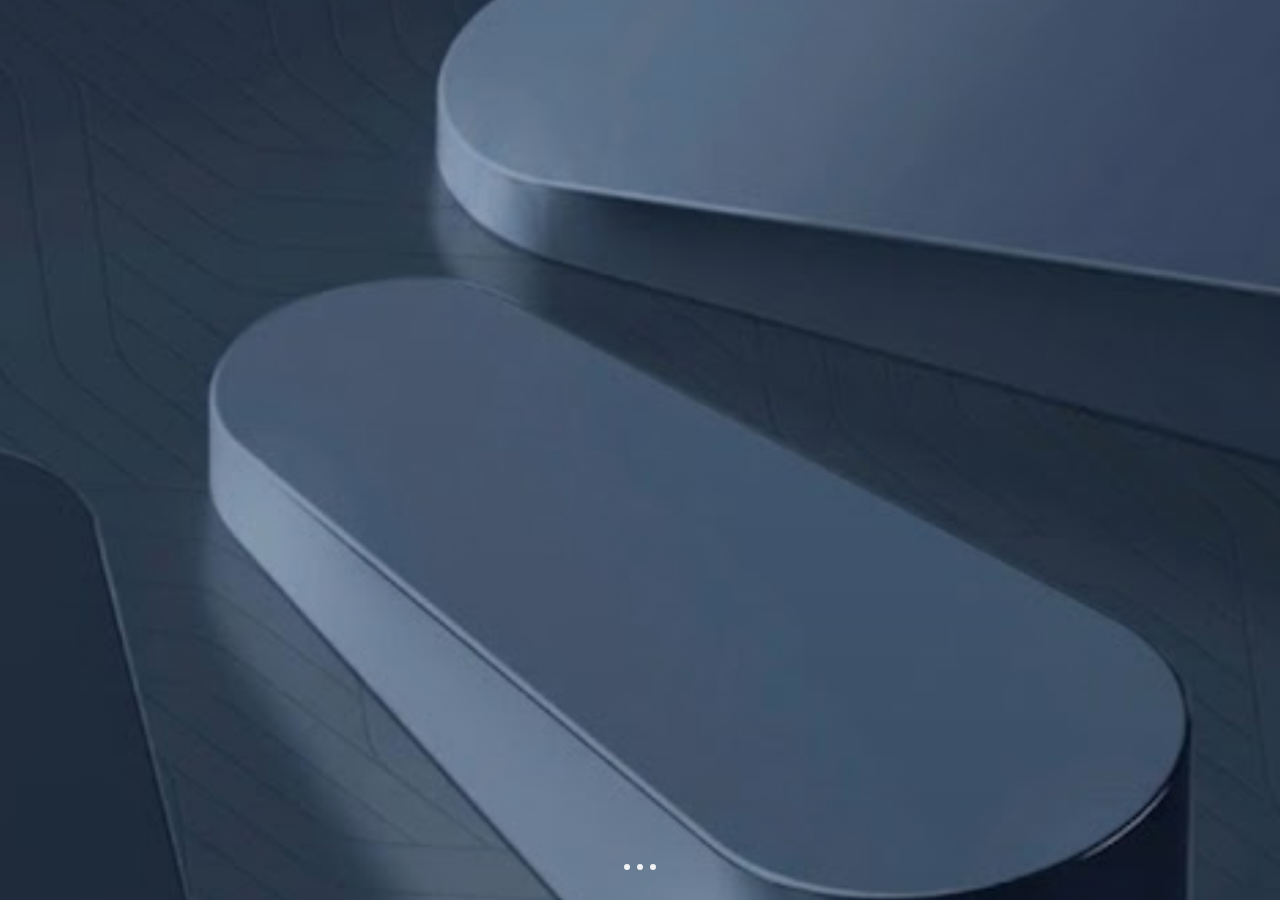
<file: index.html>
<!DOCTYPE html>
<html lang="vi">

<head>
    <meta charset="UTF-8">

    <meta
        name="viewport"
        content="width=device-width, initial-scale=1.0, maximum-scale=1.0, user-scalable=no, viewport-fit=cover"
    >

    <meta name="theme-color" content="#17283b">

    <!-- Android / PWA -->
    <link rel="manifest" href="./manifest.json">

    <link
        rel="apple-touch-icon"
        sizes="180x180"
        href="./img/app-icon-512.png"
    >
    
    <meta
        name="apple-mobile-web-app-capable"
        content="yes"
    >
    
    <meta
        name="apple-mobile-web-app-status-bar-style"
        content="default"
    >
    
    <meta
        name="apple-mobile-web-app-title"
        content="MB"
    >
    
    <meta
        name="theme-color"
        content="#17283b"
    >
    <!-- Boxicons -->
    <link
        href="https://unpkg.com/boxicons@2.1.4/css/boxicons.min.css"
        rel="stylesheet"
    >

    <title>MB Priority</title>

    <link rel="stylesheet" href="./css/index.css">
</head>

<body>

    <main
        class="splash-page"
        id="splashPage"
        aria-label="Màn hình khởi động MB Priority"
    >
        <img
            src="./img/mb_priority_background.png"
            alt=""
            class="splash-background"
            draggable="false"
        >

        <div
            class="splash-overlay"
            aria-hidden="true"
        ></div>

        <div
            class="splash-loader"
            aria-label="Đang tải ứng dụng"
        >
            <span></span>
            <span></span>
            <span></span>
        </div>
    </main>

    <script src="./js/index.js"></script>
</body>

</html>
</file>
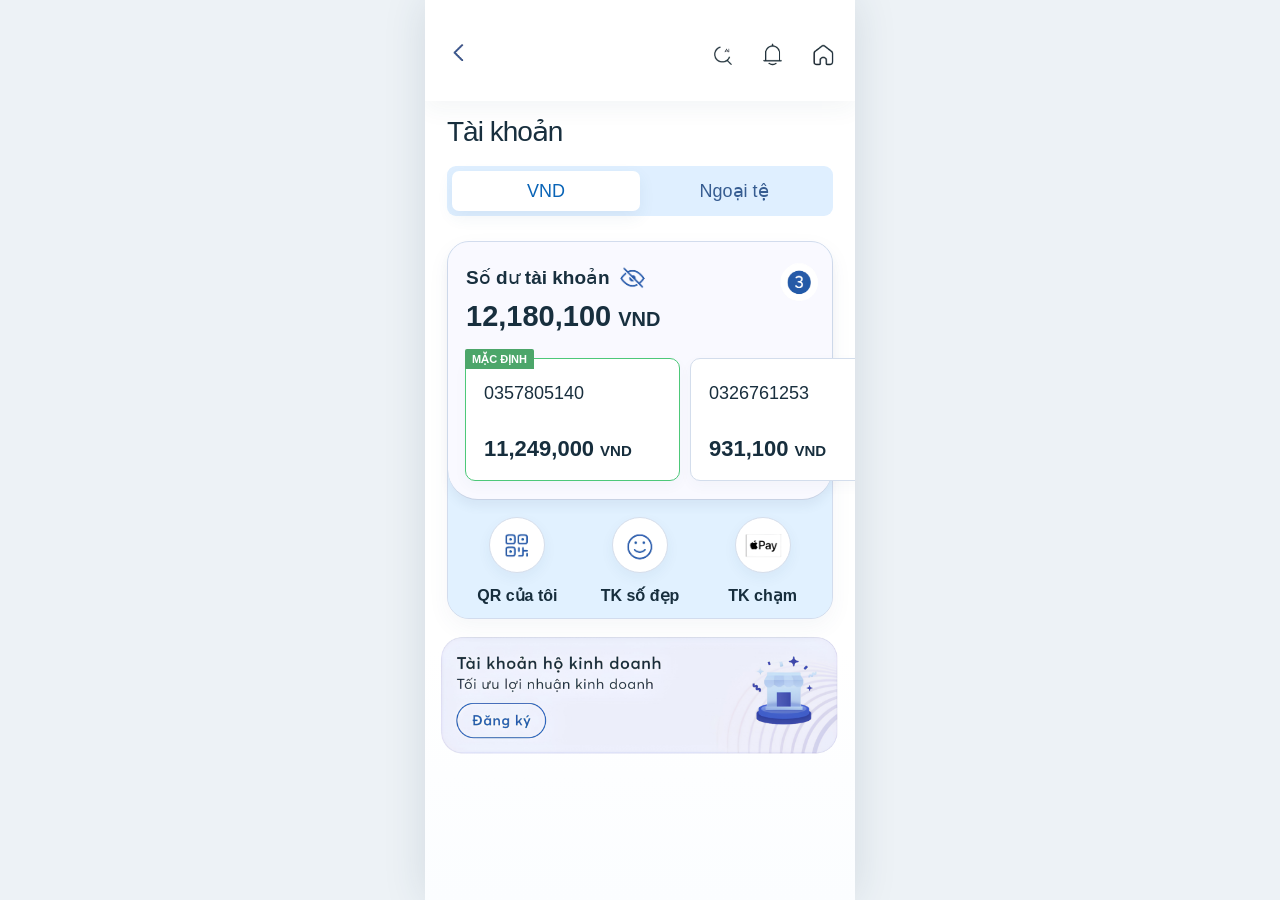
<file: account.html>
<!DOCTYPE html>
<html lang="vi">

<head>
    <meta charset="UTF-8">

    <meta
        name="viewport"
        content="width=device-width, initial-scale=1.0, maximum-scale=1.0, user-scalable=no, viewport-fit=cover"
    >

    <meta name="theme-color" content="#ffffff">

    <!-- Android / PWA -->
    <link rel="manifest" href="./manifest.json">

    <!-- iPhone / iPad -->
    <meta name="apple-mobile-web-app-capable" content="yes">

    <meta
        name="apple-mobile-web-app-status-bar-style"
        content="default"
    >

    <meta name="apple-mobile-web-app-title" content="MB Priority">

  <link
    rel="apple-touch-icon"
    sizes="180x180"
    href="./img/app-icon-full.png"
>

    <!-- Boxicons -->
    <link
        href="https://unpkg.com/boxicons@2.1.4/css/boxicons.min.css"
        rel="stylesheet"
    >

    <title>Tài khoản</title>

    <link rel="stylesheet" href="./css/account.css">
</head>

<body>

    <main class="account-page">

        <!-- =================================================
             HEADER
        ================================================== -->
    <header class="account-header">

    <button
        type="button"
        class="header-back-button"
        id="backButton"
        aria-label="Quay lại"
    >
        <span class="header-back-icon-box">

            <img
                src="./img/icon-back.png"
                alt=""
                class="header-back-icon-img"
            >

        </span>
    </button>


    <nav
        class="account-header-actions"
        aria-label="Tiện ích"
    >
        <button
            type="button"
            class="account-header-button"
            id="homeButton"
            aria-label="Trang chủ"
        >

            <span class="header-home-icon-box">

                <img
                    src="./img/icon-total.png"
                    alt=""
                    class="header-home-icon-img"
                >

            </span>

        </button>

    </nav>

</header>


        <!-- =================================================
             NỘI DUNG
        ================================================== -->
        <section class="account-content">

            <h1 class="account-title">Tài khoản</h1>


            <!-- Tab loại tiền -->
            <div
                class="currency-tabs"
                role="tablist"
                aria-label="Chọn loại tài khoản"
            >
                <button
                    type="button"
                    class="currency-tab is-active"
                    id="vndTab"
                    role="tab"
                    aria-selected="true"
                    data-currency="vnd"
                >
                    VND
                </button>

                <button
                    type="button"
                    class="currency-tab"
                    id="foreignTab"
                    role="tab"
                    aria-selected="false"
                    data-currency="foreign"
                >
                    Ngoại tệ
                </button>
            </div>


            <!-- =================================================
                 KHỐI TÀI KHOẢN VND
            ================================================== -->
            <section
                class="currency-panel is-active"
                id="vndPanel"
                data-panel="vnd"
            >

                <article class="account-summary-card">

                    <!-- Tổng số dư -->
                  <div class="summary-header">

    <div class="summary-title-row">

        <h2>Số dư tài khoản</h2>

        <button
            type="button"
            class="balance-toggle-button"
            id="accountBalanceToggle"
            aria-label="Ẩn số dư"
        >

            <span class="balance-toggle-icon-box">

               <img
    src="./img/icon-hide.png"
    alt=""
    class="balance-toggle-icon-img"
    id="accountBalanceToggleIcon"
>

            </span>

        </button>

    </div>


    <button
        type="button"
        class="account-count-button"
        aria-label="Có 3 tài khoản"
    >

        <span class="account-count-icon-box">

            <img
                src="./img/icon-account-count.png"
                alt=""
                class="account-count-icon-img"
            >

        </span>

    </button>

</div>

                    <div
                        class="total-account-balance"
                        aria-live="polite"
                    >
                        <strong id="accountTotalBalance">
                            12,180,100
                        </strong>

                        <span>VND</span>
                    </div>


                    <!-- Slider tài khoản -->
                    <div
                        class="account-cards-viewport"
                        id="accountCardsViewport"
                    >
                        <div
                            class="account-cards-track"
                            id="accountCardsTrack"
                        >

                            <!-- Tài khoản mặc định -->
                            <article
                                class="bank-account-card is-default"
                                tabindex="0"
                                data-account="./transaction.html"
                            >
                                <span class="default-label">
                                    MẶC ĐỊNH
                                </span>

                                <p class="account-number">
                                    0357805140
                                </p>

                                <div class="account-card-balance">
                                    <strong
                                        class="account-balance-value"
                                        data-balance="11,249,000"
                                    >
                                        11,249,000
                                    </strong>

                                    <span>VND</span>
                                </div>
                            </article>


                            <!-- Tài khoản thứ hai -->
                            <article
                                class="bank-account-card"
                                tabindex="0"
                                data-account="./transaction.html"
                            >
                                <p class="account-number">  
                                    0326761253
                                </p>

                                <div class="account-card-balance">
                                    <strong
                                        class="account-balance-value"
                                        data-balance="931,100"
                                    >
                                        12334
                                    </strong>

                                    <span>VND</span>
                                </div>
                            </article>


                            <!-- Tài khoản thứ ba -->
                            <article
                                class="bank-account-card"
                                tabindex="0"
                                data-account="./transaction.html"
                            >
                                <p class="account-number">
                                    686899999
                                </p>

                                <div class="account-card-balance">
                                    <strong
                                        class="account-balance-value"
                                        data-balance="0"
                                    >
                                        0
                                    </strong>

                                    <span>VND</span>
                                </div>
                            </article>

                        </div>
                    </div>


                    <!-- Tiện ích tài khoản -->
                  <nav
    class="account-tools"
    aria-label="Tiện ích tài khoản"
>

    <!-- QR của tôi -->
    <button
        type="button"
        class="account-tool-item"
    >
        <span class="account-tool-icon">
            <span class="tool-qr-icon-box">
                <img
                    src="./img/icon-myqr.png"
                    alt="QR của tôi"
                    class="tool-qr-icon-img"
                >
            </span>
        </span>

        <span>QR của tôi</span>
    </button>


    <!-- TK số đẹp -->
    <button
        type="button"
        class="account-tool-item"
    >
        <span class="account-tool-icon">
            <span class="tool-beauty-icon-box">
                <img
                    src="./img/icon-beauty-account.png"
                    alt="TK số đẹp"
                    class="tool-beauty-icon-img"
                >
            </span>
        </span>

        <span>TK số đẹp</span>
    </button>


    <!-- TK chạm -->
    <button
        type="button"
        class="account-tool-item"
    >
        <span class="account-tool-icon">
            <span class="tool-pay-icon-box">
                <img
                    src="./img/icon-touch-pay.png"
                    alt="TK chạm"
                    class="tool-pay-icon-img"
                >
            </span>
        </span>

        <span>TK chạm</span>
    </button>

</nav>

                </article>


                <!-- Banner đăng ký hộ kinh doanh -->
              <article class="business-account-card">

    <!-- <div class="business-card-content">

        <h2>Tài khoản hộ kinh doanh</h2>

        <p>Tối ưu lợi nhuận kinh doanh</p>

        <button
            type="button"
            class="business-register-button"
        >
            Đăng ký
        </button>

    </div> -->

    <div
        class="business-image-box"
        aria-hidden="true"
    >

        <img
            src="./img/business-banner.png"
            alt=""
            class="business-image-img"
        >

    </div>

</article>

            </section>


            <!-- =================================================
                 KHỐI NGOẠI TỆ
            ================================================== -->
            <section
                class="currency-panel"
                id="foreignPanel"
                data-panel="foreign"
            >
                <article class="empty-currency-card">

                    <span class="empty-currency-icon">
                        <i class="bx bx-wallet"></i>
                    </span>

                    <h2>Chưa có tài khoản ngoại tệ</h2>

                    <p>
                        Mở tài khoản ngoại tệ để quản lý giao dịch
                        quốc tế thuận tiện hơn.
                    </p>

                    <button type="button">
                        Mở tài khoản
                    </button>

                </article>
            </section>

        </section>

    </main>

    <script src="./js/account.js"></script>
</body>

</html>
</file>
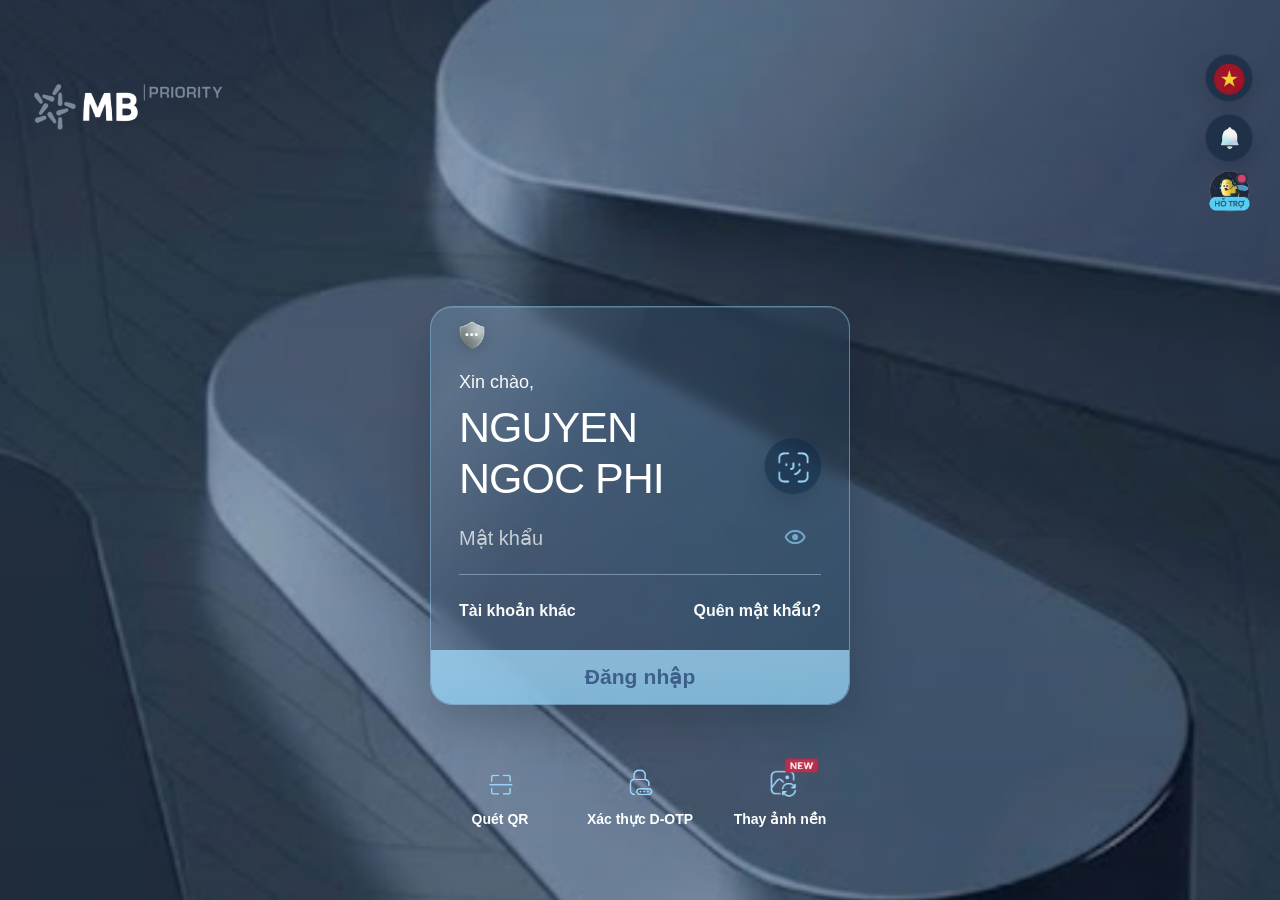
<file: login.html>
<!DOCTYPE html>
<html lang="vi">

<head>
    <meta charset="UTF-8">

    <meta
        name="viewport"
        content="width=device-width, initial-scale=1.0, maximum-scale=1.0, user-scalable=no, viewport-fit=cover"
    >

    <meta name="theme-color" content="#17283b">

    <!-- Android / PWA -->
    <link rel="manifest" href="./manifest.json">

    <!-- iPhone / iPad -->
    <meta name="apple-mobile-web-app-capable" content="yes">

    <meta
        name="apple-mobile-web-app-status-bar-style"
        content="black-translucent"
    >

    <meta name="apple-mobile-web-app-title" content="MB Priority">
<link
    rel="apple-touch-icon"
    sizes="180x180"
    href="./img/app-icon-full.png"
>

    <!-- Boxicons -->
    <link
        href="https://unpkg.com/boxicons@2.1.4/css/boxicons.min.css"
        rel="stylesheet"
    >

    <title>Đăng nhập</title>

    <link rel="stylesheet" href="./css/login.css">
</head>

<body>

    <main class="login-page">

        <!-- Ảnh nền -->
        <img
            src="./img/mb_priority_background.png"
            alt=""
            class="login-background"
            draggable="false"
        >

        <!-- Lớp phủ nền -->
        <div
            class="login-background-overlay"
            aria-hidden="true"
        ></div>


        <!-- Header -->
      <header class="login-header">

    <a
        href="./index.html"
        class="priority-brand"
        aria-label="MB Priority"
    >
        <img
            src="./img/priority-logo.png"
            alt="MB Priority"
            class="priority-brand-image"
        >
    </a>

    <nav
        class="header-actions"
        aria-label="Tiện ích"
    >

        <button
            type="button"
            class="language-button"
            aria-label="Ngôn ngữ"
        >
            <img
                src="./img/vietnam-flag.png"
                alt="Tiếng Việt"
                class="language-icon-img"
            >
        </button>

        <button
            type="button"
            class="notification-button"
            aria-label="Thông báo"
        >
            <img
                src="./img/bell.png"
                alt="Thông báo"
                class="notification-icon-img"
            >
        </button>

        <button
            type="button"
            class="support-button"
            aria-label="Hỗ trợ"
        >
            <img
                src="./img/support.png"
                alt="Hỗ trợ"
                class="support-icon-img"
            >
        </button>

    </nav>

</header>


        <!-- Khung đăng nhập -->
        <section
            class="login-card"
            aria-labelledby="loginGreeting"
        >

            <div class="login-card-content">

                <!-- Biểu tượng bảo mật -->
              <div class="security-icon">

    <img
        src="./img/security.png"
        alt="Bảo mật"
        class="security-icon-img"
    >

</div>


                <!-- Thông tin khách hàng -->
                <div class="customer-information">

                    <p
                        class="login-greeting"
                        id="loginGreeting"
                    >
                        Xin chào,
                    </p>

                    <h1 class="customer-name">
                        <span>NGUYEN</span>
                        <span>NGOC PHI</span>
                    </h1>

                </div>


                <!-- Face ID -->
                <button
                    type="button"
                    class="face-id-button"
                    aria-label="Đăng nhập bằng Face ID"
                >
                    <div class="scan-icon-box">

    <img
        src="./img/scan.png"
        alt="Quét"
        class="scan-icon-img"
    >

</div>
                </button>


                <!-- Mật khẩu -->
          <!-- Mật khẩu -->
<!-- Mật khẩu -->
<div
    class="password-area"
    id="passwordArea"
    aria-label="Mật khẩu gồm 9 ký tự"
>
    <span
        class="password-placeholder"
        id="passwordPlaceholder"
    >
        Mật khẩu
    </span>

    <div
        class="password-dots"
        id="passwordDots"
        aria-hidden="true"
    >
        <span></span>
        <span></span>
        <span></span>
        <span></span>
        <span></span>
        <span></span>
        <span></span>
        <span></span>
        <span></span>
    </div>

    <button
        type="button"
        class="password-toggle"
        id="passwordToggle"
        aria-label="Hiện mật khẩu"
    >
        <i class="bx bx-show"></i>
    </button>
</div>

                <!-- Liên kết tài khoản -->
                <div class="login-options">

                    <button
                        type="button"
                        class="login-option-button"
                    >
                        Tài khoản khác
                    </button>

                    <button
                        type="button"
                        class="login-option-button"
                    >
                        Quên mật khẩu?
                    </button>

                </div>

            </div>


            <!-- Nút đăng nhập -->
            <button
                type="button"
                class="login-submit-button"
                id="loginButton"
            >
                <span>Đăng nhập</span>

                <span
                    class="login-button-loader"
                    aria-hidden="true"
                ></span>
            </button>

        </section>


        <!-- Tiện ích phía dưới -->
       <nav
    class="bottom-services"
    aria-label="Dịch vụ nhanh"
>

    <!-- Quét QR -->
    <button
        type="button"
        class="service-item service-qr"
    >
        <span class="service-icon-box qr-icon-box">
            <img
                src="./img/qr-service.png"
                alt=""
                class="qr-service-img"
            >
        </span>

        <span class="service-label">
            Quét QR
        </span>
    </button>


    <!-- Xác thực D-OTP -->
    <button
        type="button"
        class="service-item service-otp"
    >
        <span class="service-icon-box otp-icon-box">
            <img
                src="./img/otp-service.png"
                alt=""
                class="otp-service-img"
            >
        </span>

        <span class="service-label">
            Xác thực D-OTP
        </span>
    </button>


    <!-- Thay ảnh nền -->
    <button
        type="button"
        class="service-item service-background"
    >
        <span class="service-icon-box background-icon-box">

            <img
                src="./img/background-service.png"
                alt=""
                class="background-service-img"
            >

            <!-- <small class="service-new-badge">
                NEW
            </small> -->

        </span>

        <span class="service-label">
            Thay ảnh nền
        </span>
    </button>

</nav>


        <!-- Kéo lên -->
      <button
    type="button"
    class="expand-button"
    aria-label="Mở rộng"
>
    <span class="expand-icon-box">
        <img
            src="./img/expand.png"
            alt=""
            class="expand-icon-img"
        >
    </span>
</button>
    </main>

    <script src="./js/login.js"></script>
</body>

</html>
</file>
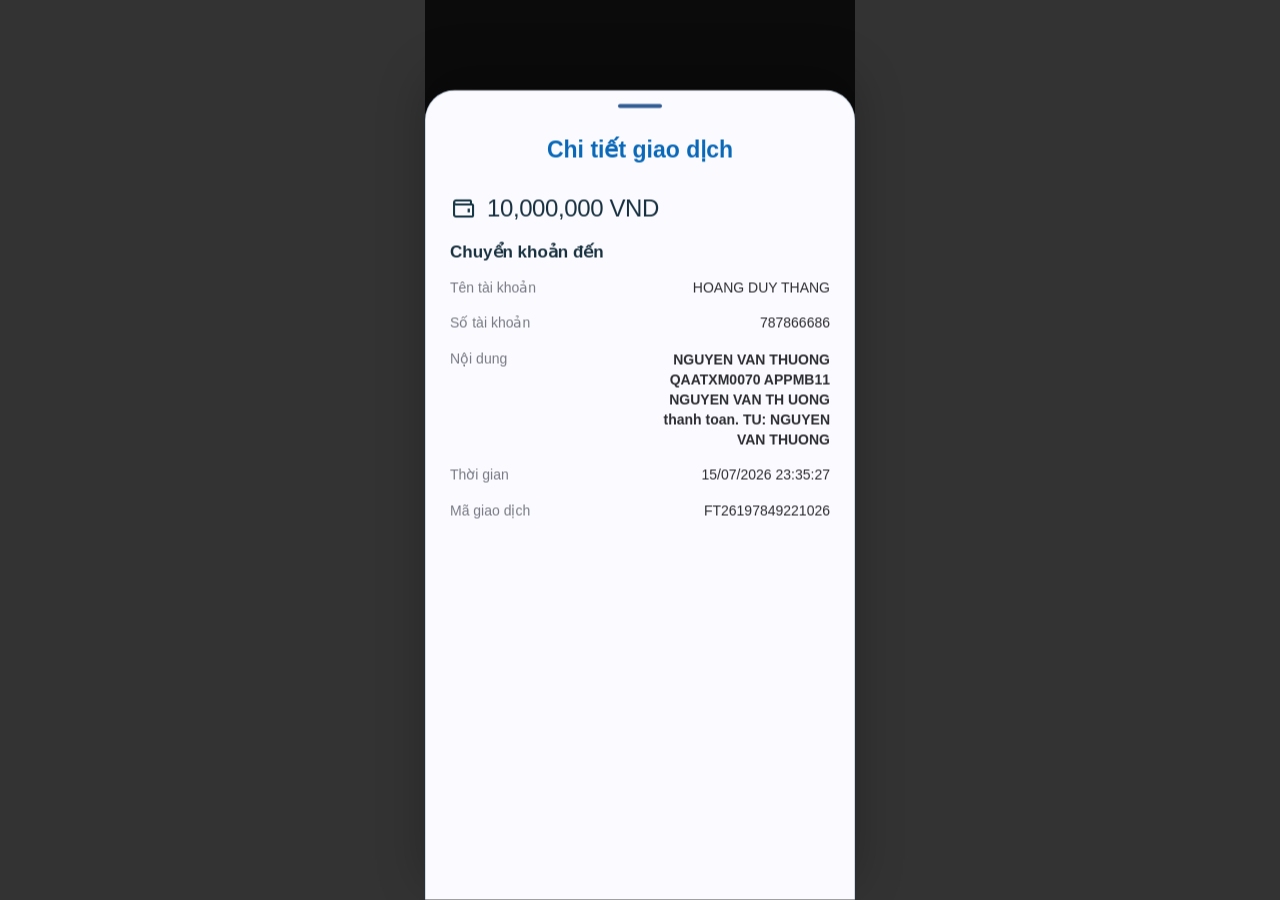
<file: transaction-001.html>
<!DOCTYPE html>
<html lang="vi">

<head>
    <meta charset="UTF-8">

    <meta
        name="viewport"
        content="width=device-width, initial-scale=1.0, maximum-scale=1.0, user-scalable=no, viewport-fit=cover"
    >

    <meta name="theme-color" content="#333333">

    <!-- Android / PWA -->
    <link rel="manifest" href="./manifest.json">

    <!-- iPhone / iPad -->
    <meta name="apple-mobile-web-app-capable" content="yes">

    <meta
        name="apple-mobile-web-app-status-bar-style"
        content="black-translucent"
    >

    <meta
        name="apple-mobile-web-app-title"
        content="MB Priority"
    >
<link
    rel="apple-touch-icon"
    sizes="180x180"
    href="./img/app-icon-full.png"
>
    <!-- Boxicons -->
    <link
        href="https://unpkg.com/boxicons@2.1.4/css/boxicons.min.css"
        rel="stylesheet"
    >

    <title>Chi tiết giao dịch</title>

    <link
        rel="stylesheet"
        href="./css/transaction-001.css"
    >
</head>

<body>

    <main class="bill-detail-page">

        <!-- Nền tối -->
        <button
            type="button"
            class="bill-overlay"
            id="billOverlay"
            aria-label="Đóng chi tiết giao dịch"
        ></button>


        <!-- Bottom sheet -->
        <section
            class="bill-sheet"
            id="billSheet"
            role="dialog"
            aria-modal="true"
            aria-labelledby="billTitle"
        >

            <!-- Thanh kéo -->
            <div
                class="bill-drag-area"
                id="billDragArea"
            >
                <span
                    class="bill-handle"
                    aria-hidden="true"
                ></span>
            </div>


            <div class="bill-sheet-content">

                <!-- Tiêu đề -->
                <h1
                    class="bill-title"
                    id="billTitle"
                >
                    Chi tiết giao dịch
                </h1>


                <!-- Số tiền -->
                <div class="bill-amount">

                    <span
                        class="bill-amount-icon"
                        aria-hidden="true"
                    >
                        <i class="bx bx-wallet"></i>
                    </span>

                    <strong>10,000,000 VND</strong>

                </div>


                <!-- Loại giao dịch -->
                <h2 class="bill-transfer-title">
                    Chuyển khoản đến
                </h2>


                <!-- Thông tin -->
                <section class="bill-information">

                    <div class="bill-row">

                        <span class="bill-label">
                            Tên tài khoản
                        </span>

                        <strong class="bill-value">
                            HOANG DUY THANG
                        </strong>

                    </div>


                    <div class="bill-row">

                        <span class="bill-label">
                            Số tài khoản
                        </span>

                        <strong class="bill-value">
                            787866686
                        </strong>

                    </div>


                    <div class="bill-row bill-content-row">

                        <span class="bill-label">
                            Nội dung
                        </span>

                        <strong class="bill-value">
                            NGUYEN VAN THUONG<br>
                            QAATXM0070 APPMB11<br>
                            NGUYEN VAN TH UONG<br>
                            thanh toan. TU: NGUYEN<br>
                            VAN THUONG
                        </strong>

                    </div>


                    <div class="bill-row">

                        <span class="bill-label">
                            Thời gian
                        </span>

                        <strong class="bill-value">
                            15/07/2026 23:35:27
                        </strong>

                    </div>


                    <div class="bill-row">

                        <span class="bill-label">
                            Mã giao dịch
                        </span>

                        <strong class="bill-value">
                            FT26197849221026
                        </strong>

                    </div>

                </section>

            </div>

        </section>

    </main>

    <script src="./js/transaction-001.js"></script>
</body>

</html>
</file>
<file: css/index.css>
/* =========================================================
   RESET
========================================================= */

*,
*::before,
*::after {
    box-sizing: border-box;
}

html,
body {
    width: 100%;
    min-width: 100%;
    height: 100%;
    min-height: 100%;
    margin: 0;
    padding: 0;
}

html {
    background: #17283b;

    -webkit-text-size-adjust: 100%;
    text-size-adjust: 100%;
}

body {
    position: fixed;
    inset: 0;

    overflow: hidden;

    background: #17283b;

    font-family:
        -apple-system,
        BlinkMacSystemFont,
        "SF Pro Display",
        "SF Pro Text",
        "Segoe UI",
        sans-serif;

    -webkit-font-smoothing: antialiased;
    -moz-osx-font-smoothing: grayscale;

    overscroll-behavior: none;
}


/* =========================================================
   SPLASH PAGE
========================================================= */

.splash-page {
    position: fixed;
    inset: 0;
    z-index: 1;

    width: 100%;
    height: 100%;
    min-height: 100vh;
    min-height: 100dvh;

    overflow: hidden;
    isolation: isolate;

    background: #17283b;
}


/* =========================================================
   BACKGROUND
========================================================= */

.splash-background {
    position: absolute;
    top: 50%;
    left: 50%;
    z-index: 1;

    width: 100%;
    height: 100%;

    display: block;

    object-fit: cover;
    object-position: center center;

    transform:
        translate(-50%, -50%)
        scale(1.01);

    pointer-events: none;
    user-select: none;

    -webkit-user-drag: none;

    animation: splashBackgroundShow 900ms ease-out both;
}


/* =========================================================
   OVERLAY
========================================================= */

.splash-overlay {
    position: absolute;
    inset: 0;
    z-index: 2;

    pointer-events: none;

    background:
        linear-gradient(
            180deg,
            rgba(5, 15, 29, 0.07) 0%,
            rgba(5, 15, 29, 0) 30%,
            rgba(5, 15, 29, 0.12) 100%
        );
}


/* =========================================================
   LOADER
========================================================= */

.splash-loader {
    position: absolute;
    left: 50%;
    bottom: max(
        30px,
        calc(env(safe-area-inset-bottom) + 18px)
    );
    z-index: 3;

    display: flex;
    align-items: center;
    justify-content: center;
    gap: 7px;

    transform: translateX(-50%);

    opacity: 0;

    animation: splashLoaderShow 450ms ease 900ms forwards;
}

.splash-loader span {
    width: 6px;
    height: 6px;

    display: block;

    border-radius: 50%;

    background: rgba(255, 255, 255, 0.9);

    animation: splashDot 1.1s ease-in-out infinite;
}

.splash-loader span:nth-child(2) {
    animation-delay: 150ms;
}

.splash-loader span:nth-child(3) {
    animation-delay: 300ms;
}


/* =========================================================
   LEAVING STATE
========================================================= */

.splash-page.is-leaving {
    pointer-events: none;

    animation: splashPageLeave 450ms ease forwards;
}


/* =========================================================
   ANIMATIONS
========================================================= */

@keyframes splashBackgroundShow {
    from {
        opacity: 0;

        transform:
            translate(-50%, -50%)
            scale(1.05);
    }

    to {
        opacity: 1;

        transform:
            translate(-50%, -50%)
            scale(1.01);
    }
}

@keyframes splashLoaderShow {
    from {
        opacity: 0;

        transform:
            translateX(-50%)
            translateY(7px);
    }

    to {
        opacity: 1;

        transform:
            translateX(-50%)
            translateY(0);
    }
}

@keyframes splashDot {
    0%,
    60%,
    100% {
        opacity: 0.35;
        transform: translateY(0);
    }

    30% {
        opacity: 1;
        transform: translateY(-4px);
    }
}

@keyframes splashPageLeave {
    from {
        opacity: 1;
        transform: scale(1);
    }

    to {
        opacity: 0;
        transform: scale(1.02);
    }
}


/* =========================================================
   REDUCE MOTION
========================================================= */

@media (prefers-reduced-motion: reduce) {
    .splash-background,
    .splash-loader,
    .splash-loader span,
    .splash-page.is-leaving {
        animation: none;
    }

    .splash-loader {
        opacity: 1;
    }
}
</file>
<file: css/account.css>
/* =========================================================
   RESET
========================================================= */

*,
*::before,
*::after {
    box-sizing: border-box;
}

:root {
    --white: #ffffff;

    --page-background: #ffffff;

    --text-main: #182f3e;
    --text-secondary: #345d91;

    --blue: #0765bd;
    --blue-dark: #145da6;
    --blue-light: #dfeffd;
    --blue-soft: #eef7ff;

    --card-border: #d4deef;
    --green: #4cc77c;

    --safe-top: env(safe-area-inset-top, 0px);
    --safe-bottom: env(safe-area-inset-bottom, 0px);
}

html {
    width: 100%;
    min-height: 100%;

    background: var(--page-background);

    -webkit-text-size-adjust: 100%;
    text-size-adjust: 100%;
}

body {
    width: 100%;
    min-height: 100%;
    margin: 0;

    overflow-x: hidden;

    color: var(--text-main);
    background: var(--page-background);

    font-family:
        -apple-system,
        BlinkMacSystemFont,
        "SF Pro Display",
        "SF Pro Text",
        "Segoe UI",
        sans-serif;

    -webkit-font-smoothing: antialiased;
    -moz-osx-font-smoothing: grayscale;

    overscroll-behavior-y: none;
}

button {
    margin: 0;
    padding: 0;

    border: 0;
    outline: 0;

    color: inherit;
    background: transparent;

    font: inherit;
    cursor: pointer;

    -webkit-tap-highlight-color: transparent;
}


/* =========================================================
   PAGE
========================================================= */

.account-page {
    position: relative;

    width: 100%;
    min-height: 100vh;
    min-height: 100dvh;

    overflow-x: hidden;

    background:
        linear-gradient(
            180deg,
            #ffffff 0%,
            #ffffff 72%,
            #fbfdff 100%
        );
}

/* =========================================================
   HEADER
========================================================= */

.account-header{

    position: sticky;
    top: 0;
    z-index: 50;

   min-height: calc(100px + var(--safe-top));

    display: flex;
    align-items: flex-end;
    justify-content: space-between;

    padding-top: calc(var(--safe-top) + 25px);
    padding-right: 25px;
    padding-bottom: 34px;
    padding-left: 25px;

    background: rgba(255,255,255,.96);

    box-shadow: 0 8px 22px rgba(31,69,98,.05);

    backdrop-filter: blur(18px);
    -webkit-backdrop-filter: blur(18px);
}

.header-back-button,
.account-header-button {
    display: grid;
    place-items: center;

    color: #152e3d;

    transition:
        transform 150ms ease,
        opacity 150ms ease;
}

.header-back-button {
    width: 42px;
    height: 42px;

    color: #235f9e;
}

.header-back-button i {
    font-size: 38px;
}

.header-back-button:active,
.account-header-button:active {
    opacity: 0.65;
    transform: scale(0.9);
}

.account-header-actions {
    display: flex;
    align-items: center;
    gap: 19px;
}

.account-header-button {
    position: relative;

    width: 40px;
    height: 40px;
}

.account-header-button i {
    font-size: 31px;
}
.header-actions{

    display:flex;
    align-items:center;

}
.language-button{

    width:44px;
    height:44px;

    display:flex;
    justify-content:center;
    align-items:center;

    margin-right:12px;

    flex:0 0 44px;

    background:transparent;
    border:none;
}

.language-icon-img{

    width:24px;
    height:24px;

    object-fit:contain;

    pointer-events:none;
}
.notification-button{

    width:44px;
    height:44px;

    display:flex;
    justify-content:center;
    align-items:center;

    margin-right:12px;

    flex:0 0 44px;

    background:transparent;
    border:none;
}

.notification-icon-img{

    width:24px;
    height:24px;

    object-fit:contain;

    pointer-events:none;
}
.support-button{

    width:44px;
    height:44px;

    display:flex;
    justify-content:center;
    align-items:center;

    flex:0 0 44px;

    background:transparent;
    border:none;
}

.support-icon-img{

    width:24px;
    height:24px;

    object-fit:contain;

    pointer-events:none;
}
.language-icon-img{
    width:36px;
    height:36px;
}
.ai-button small {
    position: absolute;
    top: 5px;
    right: 3px;

    font-size: 8px;
    font-weight: 700;
}


/* =========================================================
   CONTENT
========================================================= */

.account-content {
    padding:
        25px
        22px
        calc(45px + var(--safe-bottom));
}

.account-title {
    margin: 0 0 18px;
    font-size: 28px;
    font-weight: 400;
    margin-top: -10px;
    line-height: 1.15;
    letter-spacing: -1px;
}


/* =========================================================
   CURRENCY TABS
========================================================= */
/* =========================
   KHUNG ICON ẨN SỐ DƯ
========================= */

.balance-toggle-icon-box{

    width:22px;
    height:22px;

    display:flex;
    align-items:center;
    justify-content:center;

    flex-shrink:0;
}


/* =========================
   ICON ẨN SỐ DƯ
========================= */

.balance-toggle-icon-img{
    width: 140px;
    height: 140px;
    margin-top: -9px;
    margin-left: 7px;
    display: block;
    object-fit: contain;
}


/* =========================
   KHUNG ICON ĐẾM TÀI KHOẢN
========================= */

.account-count-icon-box{

    width:100%;
    height:100%;

    display:flex;
    align-items:center;
    justify-content:center;

    flex-shrink:0;
}


/* =========================
   ICON ĐẾM TÀI KHOẢN
========================= */

.account-count-icon-img{
    width: 123px;
   
    height: 209px;
    margin-top: -86px;
    object-fit: contain;
}
.currency-tabs {
        display: grid;
    grid-template-columns: repeat(2, minmax(0, 1fr));
    width: 100%;
    height: 50px;
    padding: 5px;
    margin-bottom: 25px;
    border-radius: 9px;
    background: #dfefff;
}

.currency-tab {
    border-radius: 7px;

    font-size: 18px;
    font-weight: 500;

    color: #365c91;

    transition:
        color 180ms ease,
        background-color 180ms ease,
        box-shadow 180ms ease,
        transform 150ms ease;
}

.currency-tab:active {
    transform: scale(0.98);
}

.currency-tab.is-active {
    color: #0964b7;
    background: #ffffff;

    box-shadow:
        0 6px 16px rgba(57, 103, 143, 0.08);
}


/* =========================================================
   CURRENCY PANELS
========================================================= */

.currency-panel {
    display: none;
}

.currency-panel.is-active {
    display: block;

    animation: panelShow 250ms ease both;
}


/* =========================================================
   ACCOUNT SUMMARY CARD
========================================================= */



.summary-header {
    display: flex;
    align-items: center;
    justify-content: space-between;

    padding: 21px 18px 0;
}

.summary-title-row {
    display: flex;
    align-items: center;
    gap: 8px;
}

.summary-title-row h2 {
    margin: 0;
    font-size: 19px;
    font-weight: 550;
    line-height: 1.2;
    color: #182f3e;
}

/* .account-count-button {
    width: 45px;
    height: 45px;

    display: grid;
    place-items: center;

    padding: 7px;

    border-radius: 50%;

    color: #ffffff;
    background: rgba(255, 255, 255, 0.95);

    box-shadow:
        0 6px 16px rgba(33, 75, 111, 0.13);
} */

.account-count-button span {
    width: 30px;
    height: 30px;

    display: grid;
    place-items: center;

    border-radius: 50%;

    font-size: 17px;
    font-weight: 650;

    color: #ffffff;
    background: #ffffff;
}

.balance-toggle-button:active {
    opacity: 0.65;
    transform: scale(0.9);
}

.balance-toggle-button i {
    font-size: 27px;
}

/* .account-count-button {
    width: 42px;
    height: 42px;

    display: grid;
    place-items: center;

    border: 8px solid rgba(255, 255, 255, 0.92);
    border-radius: 50%;

    color: #ffffff;
    background: #0d70c4;

    box-shadow:
        0 6px 15px rgba(20, 81, 132, 0.13);
} */

.account-count-button span {
    font-size: 17px;
    font-weight: 650;
}

.total-account-balance {
    display: flex;
    align-items: baseline;
    gap: 7px;
    padding: 9px 18px 10px;
}

.total-account-balance strong {
    /* font-size: 29px;
    font-weight: 420;
    line-height: 1;

    letter-spacing: -0.7px;

    color: #18303f; */
    font-size: 29px;
    font-weight: 550;
    line-height: 1;
    color: #182f3e;
}

.total-account-balance span {
  font-size: 20px;
    font-weight: 550;
    color: #18303f;
}

/* ===========================
   Khung icon
=========================== */

.header-back-icon-box,
.header-ai-icon-box,
.header-bell-icon-box,
.header-home-icon-box{

    width:24px;
    height:24px;

    display:flex;
    align-items:center;
    justify-content:center;

    flex-shrink:0;

    overflow:visible;
}


/* ===========================
   Icon Back
=========================== */

.header-back-icon-img{
    width: 111px;
    height: 243px;
    margin-top: 10px;
    margin-left: -30px;
    display: block;
    object-fit: contain;
}


/* ===========================
   Icon AI
=========================== */

.header-ai-icon-img{

    width:18px;
    height:18px;

    display:block;
    object-fit:contain;
}


/* ===========================
   Icon Chuông
=========================== */

.header-bell-icon-img{

    width:20px;
    height:20px;

    display:block;
    object-fit:contain;
}


/* ===========================
   Icon Home
=========================== */

.header-home-icon-img{
width: 360px;
    height: 420px;
    margin-left: -80px;
    margin-top: 26px;
    display: block;
    object-fit: contain;
}
/* =========================================================
   ACCOUNT CARD SLIDER
========================================================= */

.account-cards-viewport {
    position: relative;
    z-index: 3;

    width: calc(100% + 23px);

    margin-right: -23px;

    overflow-x: auto;
    overflow-y: visible;

    scrollbar-width: none;

    scroll-snap-type: x proximity;
    scroll-padding-left: 17px;

    overscroll-behavior-x: contain;
    -webkit-overflow-scrolling: touch;
}

.account-cards-viewport::-webkit-scrollbar {
    display: none;
}
.header-action-button,
.support-button{

    width:44px;
    height:44px;

    display:flex;
    align-items:center;
    justify-content:center;

    padding:0;

    border:none;
    outline:none;

    background:transparent;

    flex-shrink:0;

    cursor:pointer;
}
.language-icon-img{

    width:24px;
    height:24px;

    object-fit:contain;

    display:block;
}
.notification-icon-img{

    width:23px;
    height:23px;

    object-fit:contain;

    display:block;
}
.support-icon-img{

    width:26px;
    height:26px;

    object-fit:contain;

    display:block;
}
.account-cards-track {
     display: flex;
    align-items: stretch;
    gap: 10px;
    height: 149px;
    margin-top: 17px;
    width: max-content;
    padding: 0 17px 26px 17px;
        
}

.bank-account-card {
   position: relative;
     width:220px;

 width: 215px;
    min-width: 213px;
    display: flex;
    flex-direction: column;
    justify-content: space-between;
    padding: 23px 18px 20px;
    overflow: visible;
    border: 1px solid #d3ddec;
    border-radius: 10px;
    background: #ffffff;
    scroll-snap-align: start;
    box-shadow: 0 5px 14px rgba(53, 86, 114, 0.035);
    transition: transform 160ms ease, border-color 160ms ease, box-shadow 160ms ease;
}

.bank-account-card.is-default {
    border: 1.5px solid #4dc879;
}

.bank-account-card:active {
    transform: scale(0.985);
}

.default-label {
    position: absolute;
    top: -10px;
    left: -1px;
    z-index: 2;

    height: 20px;

    display: flex;
    align-items: center;

    padding: 0 7px;

    border-radius: 2px 2px 0 0;

    font-size: 11px;
    font-weight: 750;
    line-height: 1;

    color: #ffffff;
    background: #4ca66a;
}
.account-number {
    margin: 0;

    overflow: hidden;

    font-size: 18px;
    font-weight: 430;
    line-height: 1.25;

    color: #192f3e;

    white-space: nowrap;
    text-overflow: ellipsis;
}

.account-card-balance {
    display: flex;
    align-items: baseline;
    gap: 6px;

    white-space: nowrap;
}

.account-card-balance strong {
    font-size: 22px;
    font-weight: 750;
    line-height: 1;

    color: #172e3d;
}

.account-card-balance span {
    font-size: 15px;
    font-weight: 600;

    color: #172e3d;
}

/* =========================================================
   ACCOUNT TOOLS
========================================================= */

/* .account-tools {
    position: relative;
    z-index: 1;
    overflow:hidden;
    min-height: 141px;

    display: grid;
    grid-template-columns: repeat(3, minmax(0, 1fr));
    align-items: center;

    padding:
        22px
        8px
        20px;

    border-radius: 0 0 21px 21px;
 border-bottom-left-radius:22px;
    border-bottom-right-radius:22px;
    background: #e1f1ff;
} */
/* =========================================================
   KHUNG TỔNG TÀI KHOẢN
========================================================= */

.account-summary-card {
    position: relative;
    isolation: isolate;

    width: 100%;

     overflow: visible;

    border: 1px solid #d2dced;
    border-radius: 22px;

    /* Nền xanh nằm phía sau */
    background: #e1f1ff;

    box-shadow:
        0 8px 22px rgba(50, 83, 112, 0.05);
}
/* ===========================
   Khung chung icon
=========================== */

.account-tool-icon{

    width:56px;
    height:56px;

    display:flex;
    justify-content:center;
    align-items:center;

    border-radius:50%;

    background:#ffffff;

    border:1px solid #d6deeb;

    box-shadow:0 5px 14px rgba(38,76,108,.055);

    overflow:visible;

    flex-shrink:0;
}


/* ===========================
   QR của tôi
=========================== */

.tool-qr-icon-box{

    width:100%;
    height:100%;

    display:flex;
    justify-content:center;
    align-items:center;
}

.tool-qr-icon-img{
    width: 110px;
    height: 130px;
    margin-top: -31px;
    object-fit: contain;
    display: block;
}


/* ===========================
   TK số đẹp
=========================== */

.tool-beauty-icon-box{

    width:100%;
    height:100%;

    display:flex;
    justify-content:center;
    align-items:center;
}

.tool-beauty-icon-img{
    width: 110px;
    height: 130px;
    margin-top: -36px;
    margin-left: -1px;
    object-fit: contain;
    display: block;
}


/* ===========================
   TK chạm
=========================== */

.tool-pay-icon-box{

    width:100%;
    height:100%;

    display:flex;
    justify-content:center;
    align-items:center;
}

.tool-pay-icon-img{
width: 285px;
    height: 260px;
    margin-left: 6px;
    margin-top: -106px;
    object-fit: contain;
    display: block;
}

/* =========================================================
   NỀN TRẮNG PHÍA TRÊN – BO TRÒN DƯỚI CHÂN
========================================================= */

.account-summary-card::before {
        content: "";
    position: absolute;
    z-index: 1;
    top: 0;
    right: 0;
    left: 0;
    height: 258px;
    background: #f9f9ff;
    border-radius: 21px 21px 30px 30px;
    border-bottom: 1px solid rgba(196, 207, 226, 0.9);
    box-shadow: 0 7px 10px rgba(74, 98, 125, 0.07);
    pointer-events: none;
}


/* Nội dung phần trên phải nằm trên nền trắng */

.summary-header,
.total-account-balance,
.account-cards-viewport {
    position: relative;
    z-index: 2;
}
/* ===================================
   Khung chứa ảnh
=================================== */

.business-image-box{

    width:120px;
    height:100px;

    display:flex;
    justify-content:center;
    align-items:center;

    flex-shrink:0;

    overflow:visible;
}


/* ===================================
   Ảnh
=================================== */

.business-image-img{

         width: 974px;
    height: 797px;
    margin-top: 110px;
    margin-left: 265px;
    object-fit: contain;
    display: block;
    pointer-events: none;
}

/* =========================================================
   KHU TIỆN ÍCH MÀU XANH PHÍA DƯỚI
========================================================= */

.account-tools {
   position: relative;
    z-index: 0;
    min-height: 88px;
    display: grid;
    grid-template-columns: repeat(3, minmax(0, 1fr));
    align-items: center;
    padding: 10px 8px 13px;
    background: #e1f1ff;
    border-radius: 0 0 21px 21px;
}
.account-tool-item {
    display: flex;
    flex-direction: column;
    align-items: center;
    justify-content: flex-start;
    gap: 13px;

    min-width: 0;

    font-size: 16px;
    font-weight: 600;
    line-height: 1.2;
    text-align: center;

    color: #172e3d;

    transition:
        transform 150ms ease,
        opacity 150ms ease;
}

.account-tool-item:active {
    opacity: 0.7;
    transform: scale(0.94);
}

.account-tool-icon {
    width: 56px;
    height: 56px;

    display: grid;
    place-items: center;

    border: 1px solid #d6deeb;
    border-radius: 50%;

    color: #0869bc;
    background: #ffffff;

    box-shadow:
        0 5px 14px rgba(38, 76, 108, 0.055);
}

.account-tool-icon i {
    font-size: 32px;
}

.apple-pay-icon {
    display: flex;
    flex-direction: row;
    align-items: center;
    justify-content: center;
    gap: 1px;

    color: #000000;
}

.apple-pay-icon i {
    font-size: 17px;
}

.apple-pay-icon strong {
    font-size: 13px;
    font-weight: 700;
}


/* =========================================================
   BUSINESS ACCOUNT CARD
========================================================= */

/* .business-account-card {
    position: relative;

    min-height: 128px;

    display: flex;
    align-items: center;
    justify-content: space-between;

    margin-top: 24px;
    padding: 19px 17px;

    overflow: hidden;

    border: 1px solid #d5dced;
    border-radius: 21px;

    background:
        radial-gradient(
            circle at 85% 55%,
            rgba(217, 220, 255, 0.82),
            transparent 31%
        ),
        linear-gradient(
            100deg,
            #f4f5ff 0%,
            #f5f5fe 62%,
            #f1f1ff 100%
        );
} */

.business-card-content {
    position: relative;
    z-index: 2;
}

.business-card-content h2 {
    margin: 0 0 3px;

    font-size: 18px;
    font-weight: 650;
}

.business-card-content p {
    margin: 0 0 13px;

    font-size: 15px;
    font-weight: 400;
}

.business-register-button {
    min-width: 91px;
    height: 38px;

    padding: 0 18px;

    border: 1.5px solid #0868bb;
    border-radius: 21px;

    font-size: 16px;
    font-weight: 600;

    color: #0864b2;

    transition:
        color 150ms ease,
        background-color 150ms ease,
        transform 150ms ease;
}

.business-register-button:active {
    color: #ffffff;
    background: #0868bb;

    transform: scale(0.96);
}


/* =========================================================
   BUSINESS ILLUSTRATION
========================================================= */

.business-illustration {
    position: relative;

    width: 116px;
    height: 98px;

    flex: 0 0 116px;
}

.shop-roof {
    position: absolute;
    top: 25px;
    left: 23px;

    width: 68px;
    height: 20px;

    border-radius: 8px 8px 3px 3px;

    background:
        repeating-linear-gradient(
            90deg,
            #8f9af0 0 9px,
            #c8d4ff 9px 18px
        );

    transform: perspective(80px) rotateX(12deg);
}

.shop-body {
    position: absolute;
    top: 42px;
    left: 31px;

    width: 52px;
    height: 39px;

    border-radius: 4px 4px 9px 9px;

    background:
        linear-gradient(
            180deg,
            #7788e6,
            #4459bf
        );

    box-shadow:
        0 10px 0 rgba(65, 85, 183, 0.14);
}

.shop-body span {
    position: absolute;
    bottom: 0;
    left: 18px;

    width: 17px;
    height: 23px;

    background: #253fae;
}

.shop-body::after {
    content: "";

    position: absolute;
    right: 8px;
    top: 10px;

    width: 12px;
    height: 12px;

    background: #d8e5ff;
}

.spark {
    position: absolute;

    font-style: normal;
    color: #304fc1;
}

.spark-one {
    top: 10px;
    right: 19px;

    font-size: 17px;
}

.spark-two {
    top: 17px;
    left: 18px;

    font-size: 11px;
}

.spark-three {
    top: 9px;
    left: 48px;

    font-size: 19px;
    color: #91c6ef;
}


/* =========================================================
   EMPTY FOREIGN CURRENCY
========================================================= */

.empty-currency-card {
    display: flex;
    flex-direction: column;
    align-items: center;

    padding: 50px 25px;

    border: 1px solid #d7e1ef;
    border-radius: 21px;

    text-align: center;

    background: #f8fbff;
}

.empty-currency-icon {
    width: 70px;
    height: 70px;

    display: grid;
    place-items: center;

    margin-bottom: 17px;

    border-radius: 50%;

    color: #1170bd;
    background: #e2f2ff;
}

.empty-currency-icon i {
    font-size: 37px;
}

.empty-currency-card h2 {
    margin: 0 0 8px;

    font-size: 21px;
}

.empty-currency-card p {
    max-width: 290px;

    margin: 0 0 20px;

    color: #60788a;

    font-size: 15px;
    line-height: 1.5;
}

.empty-currency-card button {
    min-width: 140px;
    height: 44px;

    padding: 0 20px;

    border-radius: 23px;

    color: #ffffff;
    background: #0868bb;

    font-weight: 650;
}


/* =========================================================
   ANIMATION
========================================================= */

@keyframes panelShow {
    from {
        opacity: 0;
        transform: translateY(6px);
    }

    to {
        opacity: 1;
        transform: translateY(0);
    }
}


/* =========================================================
   RESPONSIVE
========================================================= */
@media (max-width: 374px) {
    .account-content {
        padding-right: 14px;
        padding-left: 14px;
    }

    .bank-account-card {
        width: 72vw;
        min-width: 72vw;
        height: 128px;

        padding-right: 15px;
        padding-left: 15px;
    }

    .account-number {
        font-size: 16px;
    }

    .account-card-balance strong {
        font-size: 20px;
    }

    .account-card-balance span {
        font-size: 14px;
    }

    .account-tool-item {
        font-size: 14px;
    }
}

@media (min-width: 600px) {
    body {
        background: #edf2f6;
    }

    .account-page {
        width: 430px;
        margin: 0 auto;

        box-shadow:
            0 0 40px rgba(28, 61, 87, 0.13);
    }
}

@media (prefers-reduced-motion: reduce) {
    *,
    *::before,
    *::after {
        animation-duration: 0.01ms !important;
        animation-iteration-count: 1 !important;
        transition-duration: 0.01ms !important;
    }
}
</file>
<file: css/login.css>
/* =========================================================
   RESET
========================================================= */

*,
*::before,
*::after {
    box-sizing: border-box;
}

:root {
    --page-bg: #17283b;
    --white: #ffffff;
    --blue-light: #9bdcff;
    --blue-text: #315c91;
    --safe-top: env(safe-area-inset-top, 0px);
    --safe-bottom: env(safe-area-inset-bottom, 0px);
}

html,
body {
    width: 100%;
    min-width: 100%;
    height: 100%;
    min-height: 100%;
    margin: 0;
    padding: 0;
}

html {
    background: var(--page-bg);
    -webkit-text-size-adjust: 100%;
    text-size-adjust: 100%;
}

body {
    position: fixed;
    inset: 0;
    overflow: hidden;
    overscroll-behavior: none;
    color: var(--white);
    background: var(--page-bg);
    font-family: -apple-system, BlinkMacSystemFont, "SF Pro Display", "SF Pro Text", "Segoe UI", sans-serif;
    -webkit-font-smoothing: antialiased;
    -moz-osx-font-smoothing: grayscale;
}

button,
input {
    font: inherit;
}

button {
    margin: 0;
    padding: 0;
    border: 0;
    outline: 0;
    color: inherit;
    background: transparent;
    cursor: pointer;
    -webkit-tap-highlight-color: transparent;
}

img {
    display: block;
    max-width: none;
}

/* =========================================================
   LOGIN PAGE + BACKGROUND
========================================================= */

.login-page {
    position: fixed;
    inset: 0;
    width: 100%;
    height: 100%;
    min-height: 100dvh;
    overflow: hidden;
    isolation: isolate;
    background: var(--page-bg);
}

.login-background {
    position: absolute;
    inset: 0;
    z-index: 0;
    width: 100%;
    height: 100%;
    object-fit: cover;
    object-position: center;
    transform: scale(1.015);
    pointer-events: none;
    user-select: none;
    -webkit-user-drag: none;
}

.login-background-overlay {
    position: absolute;
    inset: 0;
    z-index: 1;
    pointer-events: none;
    background: linear-gradient(180deg, rgba(7,20,37,.13) 0%, rgba(7,20,37,.03) 38%, rgba(7,20,37,.2) 100%);
}

/* =========================================================
   HEADER
========================================================= */

.login-header {
    position: absolute;
    top: 0;
    left: 0;
    z-index: 10;
    width: 100%;
    display: flex;
    align-items: flex-start;
    justify-content: space-between;
    padding: max(54px, calc(var(--safe-top) + 20px)) 22px 0;
}

.priority-brand {
    display: block;
    width: clamp(170px, 46vw, 220px);
    text-decoration: none;
    -webkit-tap-highlight-color: transparent;
}

.priority-brand-image {
    width: 100%;
    height: auto;
        margin-top: -152px;
    object-fit: contain;
}

.header-actions {
    display: flex;
    flex-direction: column;
    align-items: center;
    justify-content: flex-start;
    gap: 12px;
    flex: 0 0 auto;
}

.language-button,
.notification-button {
    width: 48px;
    height: 48px;
    display: grid;
    place-items: center;
    flex: 0 0 48px;
    overflow: hidden;
    border: 1px solid rgba(135,190,223,.08);
    border-radius: 50%;
    background: rgba(8,28,49,.48);
    box-shadow: 0 8px 20px rgba(0,0,0,.12);
    backdrop-filter: blur(12px);
    -webkit-backdrop-filter: blur(12px);
    transition: transform 160ms ease, background-color 160ms ease;
}

.language-button:active,
.notification-button:active {
    transform: scale(.93);
    background: rgba(17,51,77,.65);
}

.language-icon-img {
width: 125px;
    height: 245px;
    margin-top: -100px;
    margin-left: -39px;
    pointer-events: none;
}

.notification-icon-img {
     width: 75px;
    height: 100px;
    margin-top: -27px;
    margin-left: -14px;
    object-fit: contain;
    pointer-events: none;
}

.support-button {
    width: 58px;
    height: 58px;
    display: grid;
    place-items: center;
    flex: 0 0 58px;
    transition: transform 160ms ease;
}

.support-button:active {
    transform: scale(.94);
}

.support-icon-img {
  width: 178px;
    height: 184px;
    margin-top: -75px;
    margin-left: -60px;
    object-fit: contain;
    pointer-events: none;
}
/* Khung giữ icon */
.security-icon{

    width:32px;
    height:32px;

    display:flex;
    align-items:center;
    justify-content:center;

    margin-bottom:20px;

    flex:none;

}

/* Chỉ chỉnh icon ở đây */
.security-icon-img{
    width: 120px;
    height: 220px;
       margin-top: -84px;
    object-fit: contain;
    display: block;
    flex: none;
    pointer-events: none;

}

/* =========================================================
   LOGIN CARD
========================================================= */

/* =========================================================
   LOGIN GLASS CARD – SÁNG VÀ TRONG HƠN
========================================================= */

.login-card {
    position: absolute;
    left: 50%;
    top: 34%;
    z-index: 5;

    width: calc(100% - 46px);
    max-width: 420px;

    overflow: hidden;

    border:
        1px solid
        rgba(156, 218, 250, 0.48);

    border-radius: 22px;

    transform: translateX(-50%);

    /*
        Màu kính nhạt hơn.
        Không dùng nền xanh đậm như trước.
    */
    background:
        rgba(42, 82, 116, 0.14);

    /*
        Blur thấp hơn để vẫn thấy rõ hình phía sau.
    */
  backdrop-filter:blur(7px)saturate(100%)brightness(1.02);

    -webkit-backdrop-filter:
        blur(9px)
        saturate(120%)
        brightness(1.02);

    box-shadow:
        0 18px 42px rgba(2, 15, 29, 0.20),
        inset 0 1px 0 rgba(255, 255, 255, 0.16);

    animation:
        loginCardEnter
        650ms
        cubic-bezier(0.2, 0.8, 0.2, 1)
        both;
}


/* Lớp phủ kính rất nhẹ */
.login-card::before {
    content: "";

    position: absolute;
    inset: 0;
    z-index: -1;

    pointer-events: none;

    background:
        linear-gradient(
            145deg,
            rgba(112, 170, 210, 0.14) 0%,
            rgba(43, 82, 116, 0.07) 52%,
            rgba(12, 42, 68, 0.16) 100%
        );
}


/* Ánh sáng phản chiếu */
.login-card::after {
    content: "";

    position: absolute;
    top: -50%;
    left: -32%;
    z-index: -1;

    width: 78%;
    height: 145%;

    pointer-events: none;

    background:
        linear-gradient(
            110deg,
            transparent 20%,
            rgba(255, 255, 255, 0.11) 48%,
            transparent 76%
        );

    transform: rotate(12deg);
}
.login-background-overlay {
    position: absolute;
    inset: 0;
    z-index: 1;

    pointer-events: none;

    background:
        linear-gradient(
            180deg,
            rgba(7, 20, 37, 0.07) 0%,
            rgba(7, 20, 37, 0.01) 40%,
            rgba(7, 20, 37, 0.10) 100%
        );
}
.login-card-content {
        position: relative;
    z-index: 2;
    padding: 1px 28px 22px;

}

.security-icon {
    width: 32px;
    height: 32px;
    display: grid;
    place-items: center;
    margin-bottom: 21px;
    color: rgba(240,248,246,.95);
    filter: drop-shadow(0 3px 8px rgba(0,0,0,.2));
}

.security-icon i {
    font-size: 30px;
}

.login-greeting {
top: 11px;
    position: relative;
    margin: 0 0 11px;
    font-size: 18px;
    font-weight: 400;
    line-height: 1.2;
    color: rgba(255, 255, 255, .96);
}

.customer-name {
        display: flex;
    flex-direction: column;
    margin: 0;
    position: relative;
    top: 10px;
    padding-right: 86px;
    font-size: clamp(31px, 9vw, 43px);
    font-weight: 300;
    line-height: 1.07;
    letter-spacing: -1px;
    color: #fff;
}

.customer-name span + span {
    margin-top: 5px;
}

.face-id-button {
   position: absolute;
    top: 130px;
    right: 27px;
    width: 58px;
    height: 58px;
    display: grid;
    place-items: center;
    border: 1px solid rgba(133, 205, 242, .09);
    border-radius: 50%;
    color: #8ed7f6;
    background: rgba(9, 35, 59, .45);
    box-shadow: 0 10px 24px rgba(0, 0, 0, .12);
    backdrop-filter: blur(10px);
    -webkit-backdrop-filter: blur(10px);
    transition: transform 160ms ease, background-color 160ms ease;
}

.face-id-button i {
    font-size: 32px;
}

.face-id-button:active {
    transform: scale(.92);
    background: rgba(18,58,87,.65);
}

.password-area {
    position: relative;
    display: flex;
    align-items: center;
    justify-content: space-between;
    gap: 14px;
    min-height: 58px;
        margin-top: 26px;
    padding-bottom: 15px;
    border-bottom: 1px solid rgba(185,220,239,.45);
}

.password-placeholder {
    display: block;
    font-size: 20px;
    font-weight: 400;
    line-height: 1;
    color: rgba(255,255,255,.7);
    opacity: 1;
    transform: translateY(0);
    transition: opacity 160ms ease, transform 160ms ease;
}

.password-placeholder.is-hidden {
    position: absolute;
    opacity: 0;
    pointer-events: none;
    transform: translateY(-4px);
}

.password-dots {
    display: none;
    align-items: center;
    gap: 8px;
    min-width: 0;
}

.password-dots.is-visible {
    display: flex;
}

.password-dots span {
    width: 9px;
    height: 9px;
    flex: 0 0 9px;
    border-radius: 50%;
    background: rgba(255,255,255,.25);
    opacity: 0;
    transform: scale(.55);
    transition: opacity 150ms ease, transform 150ms ease, background-color 150ms ease, box-shadow 150ms ease;
}

.password-dots span.is-active {
    opacity: 1;
    background: #fff;
    transform: scale(1);
    box-shadow: 0 0 6px rgba(255,255,255,.28);
}

.password-toggle {
    width: 42px;
    height: 34px;
    display: grid;
    place-items: center;
    flex: 0 0 42px;
    color: rgba(131,196,231,.76);
    transition: color 150ms ease, transform 150ms ease;
}

.password-toggle i {
        font-size: 25px;
    margin-left: -10px;
}

.password-toggle:active {
    color: #a5e1fb;
    transform: scale(.92);
}

.login-options {
    display: flex;
    align-items: center;
    justify-content: space-between;
    gap: 18px;
    padding-top: 19px;
}

.login-option-button {
    min-height: 34px;
    font-size: 16px;
    font-weight: 650;
    line-height: 1.2;
    color: rgba(255,255,255,.97);
    transition: opacity 150ms ease, transform 150ms ease;
}

.login-option-button:active {
    opacity: .65;
    transform: scale(.98);
}
/*====================================================
  KHUNG ICON (KHÔNG CHỈNH)
====================================================*/

.scan-icon-box{

    position:relative;

    width:32px;
    height:32px;

    flex:0 0 32px;

    display:flex;
    align-items:center;
    justify-content:center;

    overflow:visible;

}


/*====================================================
  ICON (CHỈ CHỈNH PHẦN NÀY)
====================================================*/

.scan-icon-img{
position: absolute;
    top: 33%;
    left: 42%;
    width: 190px;
    height: 283px;
    object-fit: contain;
    display: block;
    transform: translate(-50%, -50%) scale(1);
    transform-origin: center;
    pointer-events: none;

}
.login-submit-button {
    position: relative;
    z-index: 3;
    width: 100%;
    height: 54px;
    display: flex;
    align-items: center;
    justify-content: center;
    overflow: hidden;
    border-radius: 0 0 21px 21px;
    font-size: 21px;
    font-weight: 650;
    letter-spacing: .1px;
    color: var(--blue-text);
    background: var(--blue-light);
    opacity: .72;
    transition: filter 150ms ease, transform 150ms ease, opacity 150ms ease;
}

.login-submit-button.is-ready {
    opacity: 1;
}

.login-submit-button:not(.is-ready) {
    cursor: default;
}

.login-submit-button::before {
    content: "";
    position: absolute;
    inset: 0;
    pointer-events: none;
    background: linear-gradient(180deg, rgba(255,255,255,.13), rgba(255,255,255,0));
}

.login-submit-button:active {
    filter: brightness(.94);
}

.login-submit-button.is-loading {
    pointer-events: none;
    opacity: .75;
}

.login-submit-button.is-loading span:first-child {
    opacity: 0;
}

.login-button-loader {
    position: absolute;
    width: 22px;
    height: 22px;
    display: none;
    border: 3px solid rgba(44,88,139,.3);
    border-top-color: var(--blue-text);
    border-radius: 50%;
    animation: loginSpinner 700ms linear infinite;
}

.login-submit-button.is-loading .login-button-loader {
    display: block;
}

/* =========================================================
   BOTTOM SERVICES + EXPAND
========================================================= */

.bottom-services {
    position: absolute;
    left: 50%;
    bottom: max(72px, calc(var(--safe-bottom) + 58px));
    z-index: 5;
    width: calc(100% - 48px);
    max-width: 420px;
    display: grid;
    grid-template-columns: repeat(3, minmax(0, 1fr));
    align-items: start;
    transform: translateX(-50%);
}

.service-item {
    display: flex;
    flex-direction: column;
    align-items: center;
    gap: 9px;
    min-width: 0;
    font-size: 14px;
    font-weight: 650;
    line-height: 1.2;
    text-align: center;
    color: #fff;
    transition: transform 160ms ease, opacity 160ms ease;
}

.service-item:active {
    transform: scale(.95);
    opacity: .72;
}

/* =========================================================
   BOTTOM SERVICES
========================================================= */

.bottom-services {
    position: absolute;
    left: 50%;
    bottom: max(
        72px,
        calc(env(safe-area-inset-bottom) + 58px)
    );
    z-index: 5;

    width: calc(100% - 48px);
    max-width: 420px;

    display: grid;
    grid-template-columns: repeat(3, minmax(0, 1fr));
    align-items: start;

    transform: translateX(-50%);
}


/* =========================================================
   SERVICE ITEM
========================================================= */

.service-item {
    min-width: 0;

    display: flex;
    flex-direction: column;
    align-items: center;
    gap: 9px;

    color: #ffffff;
    background: transparent;

    text-align: center;

    transition:
        transform 160ms ease,
        opacity 160ms ease;
}

.service-item:active {
    transform: scale(0.95);
    opacity: 0.72;
}

.service-label {
    font-size: 14px;
    font-weight: 650;
    line-height: 1.2;

    white-space: nowrap;
}


/* =========================================================
   KHUNG ICON CHUNG — KHÔNG CHỈNH KÍCH THƯỚC
========================================================= */

.service-icon-box {
    position: relative;

    width: 46px;
    height: 39px;

    display: grid;
    place-items: center;

    flex: 0 0 39px;

    overflow: visible;
}


/* =========================================================
   ICON QUÉT QR
========================================================= */

.qr-service-img {
      position: absolute;
    top: 49%;
    left: 50%;
    width: 100px;
    height: 230px;
    object-fit: contain;
    transform: translate(-50%, -50%) scale(1);
    transform-origin: center;
    pointer-events: none;
}

/* ==========================================
   NÚT MỞ RỘNG
========================================== */

.expand-button{
    width:48px;
    height:48px;

    display:flex;
    align-items:center;
    justify-content:center;

    border:none;
    background:transparent;
    cursor:pointer;
}


/* Khung cố định - KHÔNG sửa */

.expand-icon-box{
    position:relative;

    width:26px;
    height:26px;

    flex:0 0 26px;

    overflow:visible;
}


/* Chỉ sửa class này */

.expand-icon-img{
    position:absolute;
    top:50%;
    left:50%;

    width:26px;
    height:26px;

    object-fit:contain;

    transform:
        translate(-50%,-50%)
        scale(1);

    transform-origin:center;

    pointer-events:none;
}
/* =========================================================
   ICON D-OTP
========================================================= */

.otp-service-img {
    position: absolute;
    top: 50%;
    left: 50%;

   width: 98px;
    height: 220px;

    object-fit: contain;

    transform:
        translate(-50%, -50%)
        scale(1);

    transform-origin: center;

    pointer-events: none;
}


/* =========================================================
   ICON THAY ẢNH NỀN
========================================================= */

.background-service-img {
     position: absolute;
    top: 28%;
    left: 76%;
    width: 140px;
    height: 262px;
    object-fit: contain;
    transform: translate(-50%, -50%) scale(1);
    transform-origin: center;
    pointer-events: none;
}


/* =========================================================
   NHÃN NEW
========================================================= */

.service-new-badge {
    position: absolute;
    top: -7px;
    right: -14px;

    padding: 2px 6px;

    border-radius: 3px;

    font-size: 10px;
    font-weight: 750;
    line-height: 1.2;

    color: #ffffff;
    background: #e63a62;

    pointer-events: none;
}

.expand-button {
    position: absolute;
    left: 50%;
    bottom: max(19px, calc(var(--safe-bottom) + 8px));
    z-index: 5;
    width: 48px;
    height: 38px;
    display: grid;
    place-items: center;
    color: rgba(255,255,255,.52);
    transform: translateX(-50%);
    animation: expandButtonMove 1.6s ease-in-out infinite;
}

.expand-button i {
    font-size: 35px;
}

/* =========================================================
   ANIMATIONS + RESPONSIVE
========================================================= */

@keyframes loginCardEnter {
    from {
        opacity: 0;
        transform: translateX(-50%) translateY(20px) scale(.985);
    }
    to {
        opacity: 1;
        transform: translateX(-50%) translateY(0) scale(1);
    }
}

@keyframes loginSpinner {
    to { transform: rotate(360deg); }
}

@keyframes expandButtonMove {
    0%, 100% { transform: translateX(-50%) translateY(0); }
    50% { transform: translateX(-50%) translateY(-5px); }
}

@media (max-width: 374px) {
    .login-header {
        padding-right: 16px;
        padding-left: 16px;
    }

    .priority-brand {
        width: 155px;
    }

    .header-actions {
        gap: 10px;
    }

    .language-button,
    .notification-button {
        width: 44px;
        height: 44px;
        flex-basis: 44px;
    }

    .support-button {
        width: 54px;
        height: 54px;
        flex-basis: 54px;
    }

    .language-icon-img {
        width: 29px;
        height: 29px;
    }

    .notification-icon-img {
        width: 27px;
        height: 27px;
    }

    .support-icon-img {
        width: 54px;
        height: 54px;
    }

    .login-card {
        top: 32%;
        width: calc(100% - 30px);
    }

    .login-card-content {
        padding-right: 22px;
        padding-left: 22px;
    }

    .face-id-button {
        right: 22px;
    }

    .customer-name {
        font-size: 32px;
    }

    .login-options {
        gap: 10px;
    }

    .login-option-button {
        font-size: 14px;
    }

    .bottom-services {
        width: calc(100% - 22px);
    }

    .service-item {
        font-size: 12px;
    }
}

@media (max-height: 700px) {
    .login-card {
        top: 27%;
        transform: translateX(-50%) scale(.92);
        transform-origin: center top;
    }

    .bottom-services {
        bottom: max(51px, calc(var(--safe-bottom) + 40px));
    }
}

@media (prefers-reduced-motion: reduce) {
    .login-card,
    .expand-button,
    .login-button-loader {
        animation: none;
    }
}
</file>
<file: css/transaction-001.css>
/* =========================================================
   RESET
========================================================= */

*,
*::before,
*::after {
    box-sizing: border-box;
}

:root {
    --sheet-background: #fbfaff;
    --text-main: #172f3e;
    --text-muted: #777a84;
    --primary-blue: #0968b8;

    --safe-top: env(safe-area-inset-top, 0px);
    --safe-bottom: env(safe-area-inset-bottom, 0px);
}

html,
body {
    width: 100%;
    height: 100%;

    margin: 0;
    padding: 0;
}

html {
    background: #333333;

    -webkit-text-size-adjust: 100%;
    text-size-adjust: 100%;
}

body {
    position: fixed;
    inset: 0;

    overflow: hidden;

    color: var(--text-main);
    background: #333333;

    font-family:
        -apple-system,
        BlinkMacSystemFont,
        "SF Pro Display",
        "SF Pro Text",
        "Segoe UI",
        sans-serif;

    -webkit-font-smoothing: antialiased;
    -moz-osx-font-smoothing: grayscale;

    overscroll-behavior: none;
}

button {
    margin: 0;
    padding: 0;

    border: 0;
    outline: 0;

    color: inherit;
    background: transparent;

    font: inherit;

    cursor: pointer;

    -webkit-tap-highlight-color: transparent;
}


/* =========================================================
   PAGE
========================================================= */

.bill-detail-page {
    position: fixed;
    inset: 0;

    width: 100%;
    height: 100%;
    min-height: 100dvh;

    overflow: hidden;

    background: #333333;
}


/* =========================================================
   OVERLAY
========================================================= */

.bill-overlay {
    position: fixed;
    inset: 0;
    z-index: 1;

    width: 100%;
    height: 100%;

    background: rgba(0, 0, 0, 0.78);

    opacity: 0;

    animation: billOverlayShow 320ms ease forwards;
}


/* =========================================================
   BOTTOM SHEET
========================================================= */

.bill-sheet {
    position: fixed;
    right: 0;
    bottom: 0;
    left: 0;
    z-index: 2;

    width: 100%;
    max-width: 430px;
    height: min(90dvh, 810px);

    margin: 0 auto;

    overflow-y: auto;
    overscroll-behavior: contain;

    border:
        1px solid
        rgba(178, 199, 222, 0.62);

    border-bottom: 0;
    border-radius: 30px 30px 0 0;

    color: var(--text-main);
    background: var(--sheet-background);

    box-shadow:
        0 -18px 48px
        rgba(0, 0, 0, 0.25);

    transform: translate3d(0, 105%, 0);

    animation:
        billSheetShow
        440ms
        cubic-bezier(0.22, 0.82, 0.22, 1)
        60ms
        forwards;

    will-change: transform;

    scrollbar-width: none;
}

.bill-sheet::-webkit-scrollbar {
    display: none;
}


/* =========================================================
   DRAG AREA
========================================================= */

.bill-drag-area {
    position: sticky;
    top: 0;
    z-index: 3;

    height: 45px;

    display: flex;
    align-items: flex-start;
    justify-content: center;

    padding-top: 13px;

    background:
        linear-gradient(
            180deg,
            var(--sheet-background) 0%,
            var(--sheet-background) 78%,
            rgba(251, 250, 255, 0) 100%
        );

    touch-action: none;
}

.bill-handle {
    width: 44px;
    height: 4px;

    display: block;

    border-radius: 999px;

    background: #315d94;
}


/* =========================================================
   CONTENT
========================================================= */

.bill-sheet-content {
    padding:
        0
        24px
        calc(38px + var(--safe-bottom));
}

.bill-title {
    margin: 0 0 31px;

    color: var(--primary-blue);

    font-size: 23px;
    font-weight: 650;
    line-height: 1.2;
    text-align: center;
}


/* =========================================================
   AMOUNT
========================================================= */

.bill-amount {
    display: flex;
    align-items: center;
    gap: 10px;

    margin-bottom: 19px;
}

.bill-amount-icon {
    width: 27px;
    height: 27px;

    display: grid;
    place-items: center;

    flex: 0 0 27px;

    color: #173846;
}

.bill-amount-icon i {
    font-size: 25px;
}

.bill-amount strong {
    color: #17303f;

    font-size: 24px;
    font-weight: 420;
    line-height: 1.1;
    letter-spacing: -0.4px;

    white-space: nowrap;
}


/* =========================================================
   TITLE
========================================================= */

.bill-transfer-title {
    margin: 0 0 16px;

    color: #18313f;

    font-size: 17px;
    font-weight: 650;
    line-height: 1.25;
}


/* =========================================================
   INFORMATION
========================================================= */

.bill-information {
    display: flex;
    flex-direction: column;
    gap: 16px;
}

.bill-row {
    display: grid;
    grid-template-columns:
        minmax(90px, 0.9fr)
        minmax(0, 1.35fr);

    gap: 15px;
    align-items: start;
}

.bill-label {
    color: var(--text-muted);

    font-size: 14px;
    font-weight: 400;
    line-height: 1.4;
}

.bill-value {
    min-width: 0;

    color: #2c2d32;

    font-size: 14px;
    font-weight: 500;
    line-height: 1.4;
    text-align: right;

    overflow-wrap: anywhere;
}

.bill-content-row .bill-value {
    font-weight: 650;
    line-height: 1.43;
}


/* =========================================================
   CLOSE ANIMATION
========================================================= */

.bill-detail-page.is-closing .bill-overlay {
    animation:
        billOverlayHide
        300ms
        ease
        forwards;
}

.bill-detail-page.is-closing .bill-sheet {
    animation:
        billSheetHide
        360ms
        cubic-bezier(0.4, 0, 1, 1)
        forwards;
}


/* =========================================================
   ANIMATIONS
========================================================= */

@keyframes billOverlayShow {
    from {
        opacity: 0;
    }

    to {
        opacity: 1;
    }
}

@keyframes billOverlayHide {
    from {
        opacity: 1;
    }

    to {
        opacity: 0;
    }
}

@keyframes billSheetShow {
    from {
        transform: translate3d(0, 105%, 0);
    }

    to {
        transform: translate3d(0, 0, 0);
    }
}

@keyframes billSheetHide {
    from {
        transform: translate3d(0, 0, 0);
    }

    to {
        transform: translate3d(0, 105%, 0);
    }
}


/* =========================================================
   SMALL MOBILE
========================================================= */

@media (max-width: 374px) {
    .bill-sheet {
        height: min(91dvh, 780px);

        border-radius: 27px 27px 0 0;
    }

    .bill-sheet-content {
        padding-right: 20px;
        padding-left: 20px;
    }

    .bill-title {
        margin-bottom: 26px;

        font-size: 21px;
    }

    .bill-amount strong {
        font-size: 22px;
    }

    .bill-row {
        grid-template-columns:
            minmax(85px, 0.84fr)
            minmax(0, 1.36fr);

        gap: 11px;
    }

    .bill-label,
    .bill-value {
        font-size: 13px;
    }
}


/* =========================================================
   DESKTOP PREVIEW
========================================================= */

@media (min-width: 600px) {
    body {
        background: #333333;
    }

    .bill-detail-page {
        width: 430px;
        margin: 0 auto;
    }

    .bill-overlay {
        left: 50%;

        width: 430px;

        transform: translateX(-50%);
    }
}
</file>
